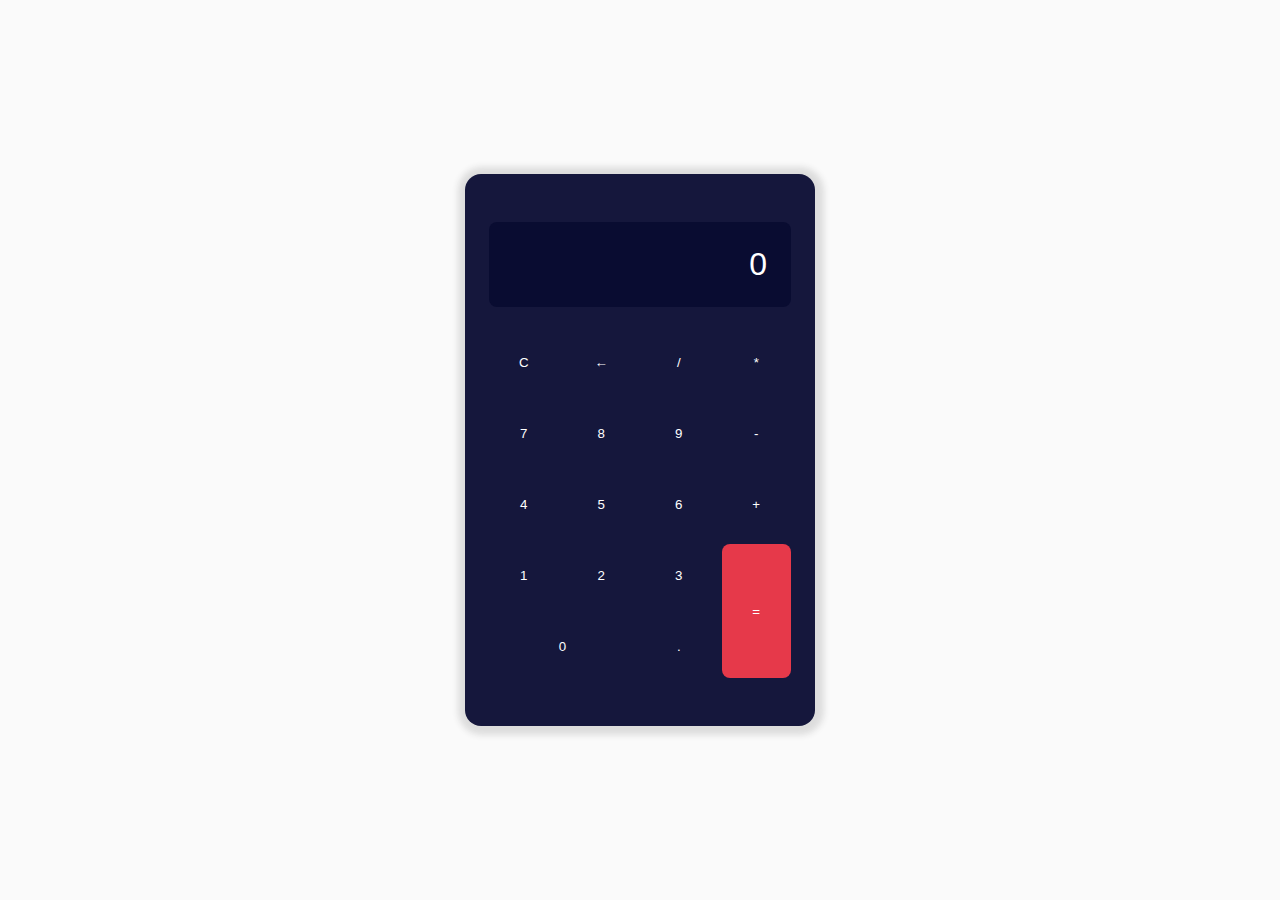
<file: Calculadora/index.html>
<!DOCTYPE html>
<html lang="en">
<head>
    <meta charset="UTF-8">
    <meta name="viewport" content="width=device-width, initial-scale=1.0">
    <title>Calculadora</title>
    <link rel="stylesheet" href="./css/style.css">
</head>
<body>
    <div class="container">
        <div class="calculator">
            <div class="screen">0</div>
            <button id="clear" class="btn">C</button>
            <button id="backspace" class="btn">←</button>
            <button class="btn">/</button>
            <button class="btn">*</button>
            <button class="btn">7</button>
            <button class="btn">8</button>
            <button class="btn">9</button>
            <button class="btn">-</button>
            <button class="btn">4</button>
            <button class="btn">5</button>
            <button class="btn">6</button>
            <button class="btn">+</button>
            <button class="btn">1</button>
            <button class="btn">2</button>
            <button class="btn">3</button>
            <button id="equal" class="btn equal">=</button>
            <button id="zero" class="btn cero">0</button>
            <button class="btn">.</button>
        </div>
    </div>
    <script src="./js/script.js"></script>
</body>
</html>
</file>
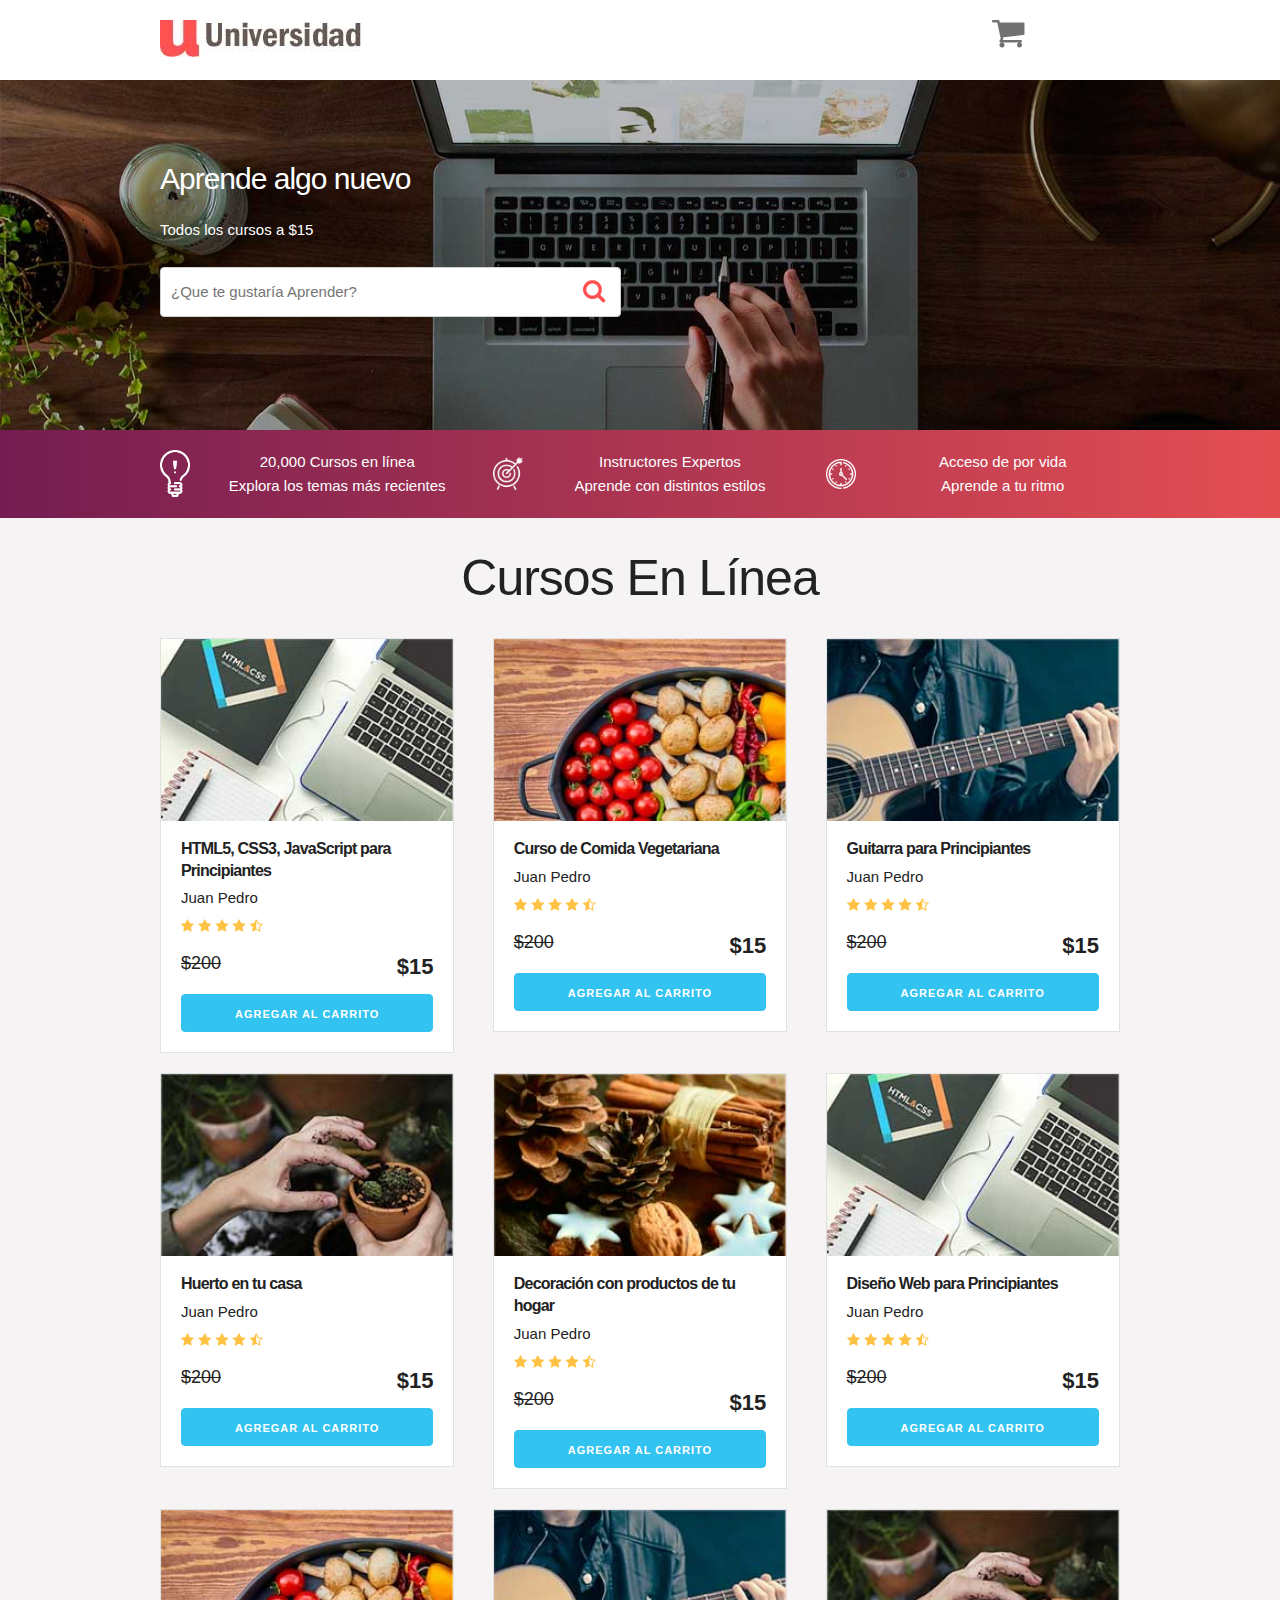
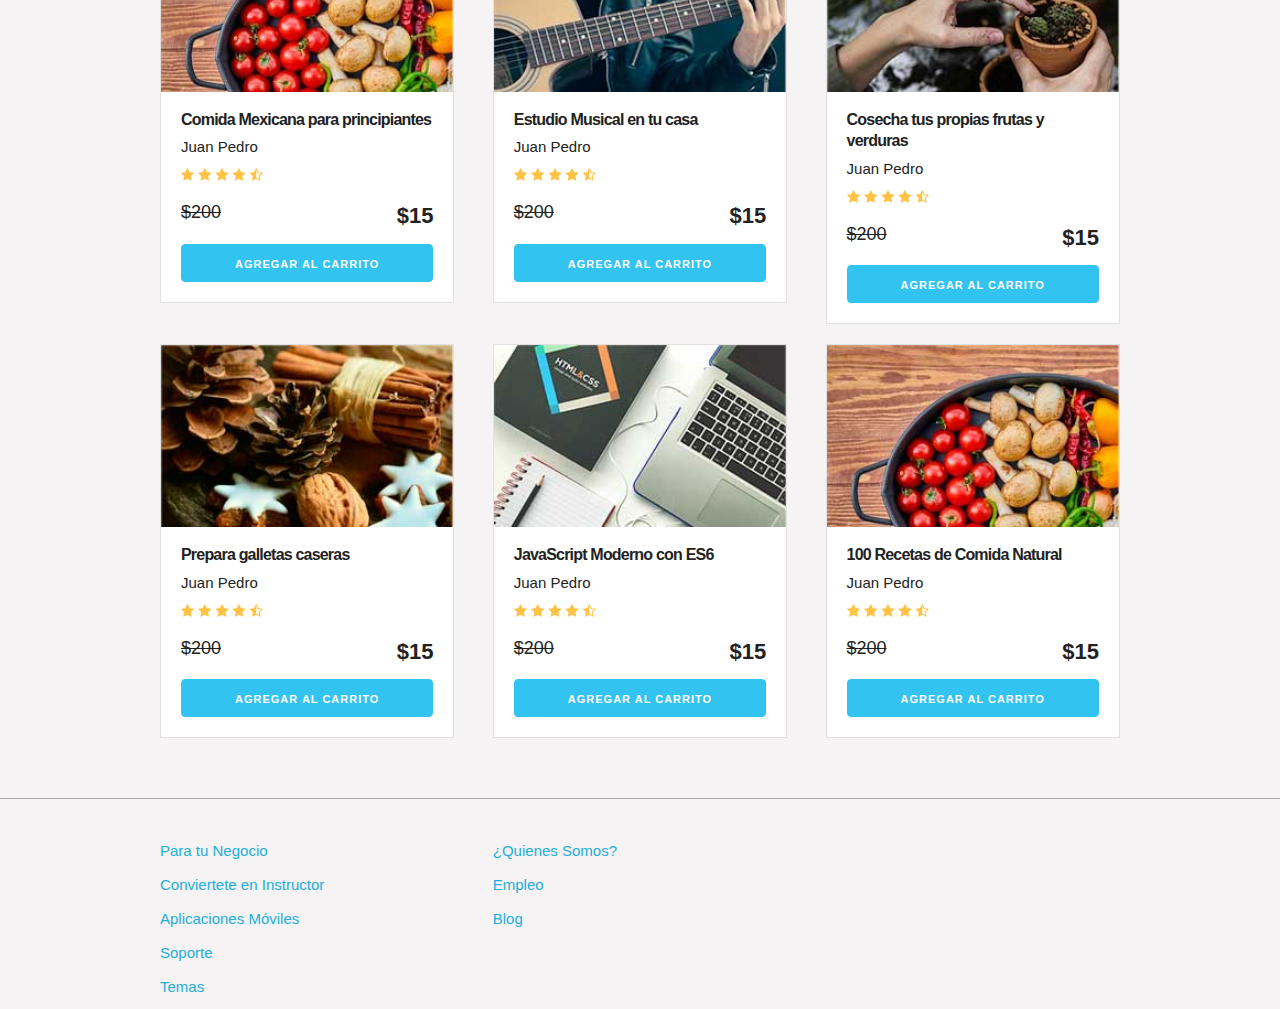
<file: Carrito/index.html>
<!DOCTYPE html>
<html lang="en">
<head>
    <meta charset="UTF-8">
    <meta name="viewport" content="width=device-width, initial-scale=1.0">
    <meta http-equiv="X-UA-Compatible" content="ie=edge">
    <title>Carrito</title>
    <link rel="stylesheet" href="css/normalize.css">
    <link rel="stylesheet" href="css/skeleton.css">
    <link rel="stylesheet" href="css/custom.css">
</head>
<body>
<header id="header" class="header">
    <div class="container">
        <div class="row">
            <div class="four columns">
                <img src="img/logo.jpg" id="logo">
            </div>
            <div class="two columns u-pull-right">
                <ul>
                    <li class="submenu">
                            <img src="img/cart.png" id="img-carrito">
                            <div id="carrito">
                                    
                                    <table id="lista-carrito" class="u-full-width">
                                        <thead>
                                            <tr>
                                                <th>Imagen</th>
                                                <th>Nombre</th>
                                                <th>Precio</th>
                                                <th>Cantidad</th>
                                                <th></th>
                                            </tr>
                                        </thead>
                                        <tbody></tbody>
                                    </table>

                                    <a href="#" id="vaciar-carrito" class="button u-full-width">Vaciar Carrito</a>
                            </div>
                    </li>
                </ul>
            </div>
        </div> 
    </div>
    </header>


    <div id="hero">
        <div class="container">
            <div class="row">
                    <div class="six columns">
                        <div class="contenido-hero">
                                <h2>Aprende algo nuevo</h2>
                                <p>Todos los cursos a $15</p>
                                <form action="#" id="busqueda" method="post" class="formulario">
                                    <input class="u-full-width" type="text" placeholder="¿Que te gustaría Aprender?" id="buscador">
                                    <input type="submit" id="submit-buscador" class="submit-buscador">
                                </form>
                        </div>
                    </div>
            </div> 
        </div>
    </div>

    <div class="barra">
        <div class="container">
            <div class="row">
                    <div class="four columns icono icono1">
                        <p>20,000 Cursos en línea <br>
                        Explora  los temas más recientes</p>
                    </div>
                    <div class="four columns icono icono2">
                        <p>Instructores Expertos <br>
                        Aprende con distintos estilos</p>
                    </div>
                    <div class="four columns icono icono3">
                        <p>Acceso de por vida <br>
                        Aprende a tu ritmo</p>
                    </div>
            </div>
        </div>

    </div>

    <div id="lista-cursos" class="container">
        <h1 id="encabezado" class="encabezado">Cursos En Línea</h1>
        <div class="row">
            <div class="four columns">
                <div class="card">
                    <img src="img/curso1.jpg" class="imagen-curso u-full-width">
                    <div class="info-card">
                        <h4>HTML5, CSS3, JavaScript para Principiantes</h4>
                        <p>Juan Pedro</p>
                        <img src="img/estrellas.png">
                        <p class="precio">$200  <span class="u-pull-right ">$15</span></p>
                        <a href="#" class="u-full-width button-primary button input agregar-carrito" data-id="1">Agregar Al Carrito</a>
                    </div>
                </div> <!--.card-->
            </div>
            <div class="four columns">
                    <div class="card">
                        <img src="img/curso2.jpg" class="imagen-curso u-full-width">
                        <div class="info-card">
                            <h4>Curso de Comida Vegetariana</h4>
                            <p>Juan Pedro</p>
                            <img src="img/estrellas.png">
                            <p class="precio">$200  <span class="u-pull-right ">$15</span></p>
                            <a href="#" class="u-full-width button-primary button input agregar-carrito" data-id="2">Agregar Al Carrito</a>
                        </div>
                    </div>
            </div>
            <div class="four columns">
                    <div class="card">
                        <img src="img/curso3.jpg" class="imagen-curso u-full-width">
                        <div class="info-card">
                            <h4>Guitarra para Principiantes</h4>
                            <p>Juan Pedro</p>
                            <img src="img/estrellas.png">
                            <p class="precio">$200  <span class="u-pull-right ">$15</span></p>
                            <a href="#" class="u-full-width button-primary button input agregar-carrito" data-id="3">Agregar Al Carrito</a>
                        </div>
                    </div> <!--.card-->
            </div>

        </div> <!--.row-->
        <div class="row">
            <div class="four columns">
                <div class="card">
                    <img src="img/curso4.jpg" class="imagen-curso u-full-width">
                    <div class="info-card">
                        <h4>Huerto en tu casa</h4>
                        <p>Juan Pedro</p>
                        <img src="img/estrellas.png">
                        <p class="precio">$200  <span class="u-pull-right ">$15</span></p>
                        <a href="#" class="u-full-width button-primary button input agregar-carrito" data-id="4">Agregar Al Carrito</a>
                    </div>
                </div> <!--.card-->
            </div>
            <div class="four columns">
                    <div class="card">
                        <img src="img/curso5.jpg" class="imagen-curso u-full-width">
                        <div class="info-card">
                            <h4>Decoración con productos de tu hogar</h4>
                            <p>Juan Pedro</p>
                            <img src="img/estrellas.png">
                            <p class="precio">$200  <span class="u-pull-right ">$15</span></p>
                            <a href="#" class="u-full-width button-primary button input agregar-carrito" data-id="5">Agregar Al Carrito</a>
                        </div>
                    </div> <!--.card-->
            </div>
            <div class="four columns">
                    <div class="card">
                        <img src="img/curso1.jpg" class="imagen-curso u-full-width">
                        <div class="info-card">
                            <h4>Diseño Web para Principiantes</h4>
                            <p>Juan Pedro</p>
                            <img src="img/estrellas.png">
                            <p class="precio">$200  <span class="u-pull-right ">$15</span></p>
                            <a href="#" class="u-full-width button-primary button input agregar-carrito" data-id="6">Agregar Al Carrito</a>
                        </div>
                    </div> <!--.card-->
            </div>
        </div> <!--.row-->
        <div class="row">
            <div class="four columns">
                <div class="card">
                    <img src="img/curso2.jpg" class="imagen-curso u-full-width">
                    <div class="info-card">
                        <h4>Comida Mexicana para principiantes</h4>
                        <p>Juan Pedro</p>
                        <img src="img/estrellas.png">
                        <p class="precio">$200  <span class="u-pull-right ">$15</span></p>
                        <a href="#" class="u-full-width button-primary button input agregar-carrito" data-id="7">Agregar Al Carrito</a>
                    </div>
                </div> <!--.card-->
            </div>
            <div class="four columns">
                    <div class="card">
                        <img src="img/curso3.jpg" class="imagen-curso u-full-width">
                        <div class="info-card">
                            <h4>Estudio Musical en tu casa</h4>
                            <p>Juan Pedro</p>
                            <img src="img/estrellas.png">
                            <p class="precio">$200  <span class="u-pull-right ">$15</span></p>
                            <a href="#" class="u-full-width button-primary button input agregar-carrito" data-id="8">Agregar Al Carrito</a>
                        </div>
                    </div> <!--.card-->
            </div>
            <div class="four columns">
                    <div class="card">
                        <img src="img/curso4.jpg" class="imagen-curso u-full-width">
                        <div class="info-card">
                            <h4>Cosecha tus propias frutas y verduras</h4>
                            <p>Juan Pedro</p>
                            <img src="img/estrellas.png">
                            <p class="precio">$200  <span class="u-pull-right ">$15</span></p>
                            <a href="#" class="u-full-width button-primary button input agregar-carrito" data-id="9">Agregar Al Carrito</a>
                        </div>
                    </div> <!--.card-->
            </div>
        </div> <!--.row-->
        <div class="row">
                <div class="four columns">
                    <div class="card">
                        <img src="img/curso5.jpg" class="imagen-curso u-full-width">
                        <div class="info-card">
                            <h4>Prepara galletas caseras</h4>
                            <p>Juan Pedro</p>
                            <img src="img/estrellas.png">
                            <p class="precio">$200  <span class="u-pull-right ">$15</span></p>
                            <a href="#" class="u-full-width button-primary button input agregar-carrito" data-id="10">Agregar Al Carrito</a>
                        </div>
                    </div> <!--.card-->
                </div>
                <div class="four columns">
                        <div class="card">
                            <img src="img/curso1.jpg" class="imagen-curso u-full-width">
                            <div class="info-card">
                                <h4>JavaScript Moderno con ES6</h4>
                                <p>Juan Pedro</p>
                                <img src="img/estrellas.png">
                                <p class="precio">$200  <span class="u-pull-right ">$15</span></p>
                                <a href="#" class="u-full-width button-primary button input agregar-carrito" data-id="11">Agregar Al Carrito</a>
                            </div>
                        </div> <!--.card-->
                </div>
                <div class="four columns">
                        <div class="card">
                            <img src="img/curso2.jpg" class="imagen-curso u-full-width">
                            <div class="info-card">
                                <h4>100 Recetas de Comida Natural</h4>
                                <p>Juan Pedro</p>
                                <img src="img/estrellas.png">
                                <p class="precio">$200  <span class="u-pull-right ">$15</span></p>
                                <a href="#" class="u-full-width button-primary button input agregar-carrito" data-id="12">Agregar Al Carrito</a>
                            </div>
                        </div> <!--.card-->
                </div>
            </div> <!--.row-->
    </div>  

    <footer id="footer" class="footer">
        <div class="container">
            <div class="row">
                    <div class="four columns">
                            <nav id="principal" class="menu">
                                <a class="enlace" href="#">Para tu Negocio</a>
                                <a class="enlace" href="#">Conviertete en Instructor</a>
                                <a class="enlace" href="#">Aplicaciones Móviles</a>
                                <a class="enlace" href="#">Soporte</a>
                                <a class="enlace" href="#">Temas</a>
                            </nav>
                    </div>
                    <div class="four columns">
                            <nav id="secundaria" class="menu">
                                <a class="enlace" href="#">¿Quienes Somos?</a>
                                <a class="enlace" href="#">Empleo</a>
                                <a class="enlace" href="#">Blog</a>
                            </nav>
                    </div>
            </div>
        </div>
    </footer>

    <script src="js/app.js"></script>

</body>
</html>
</file>
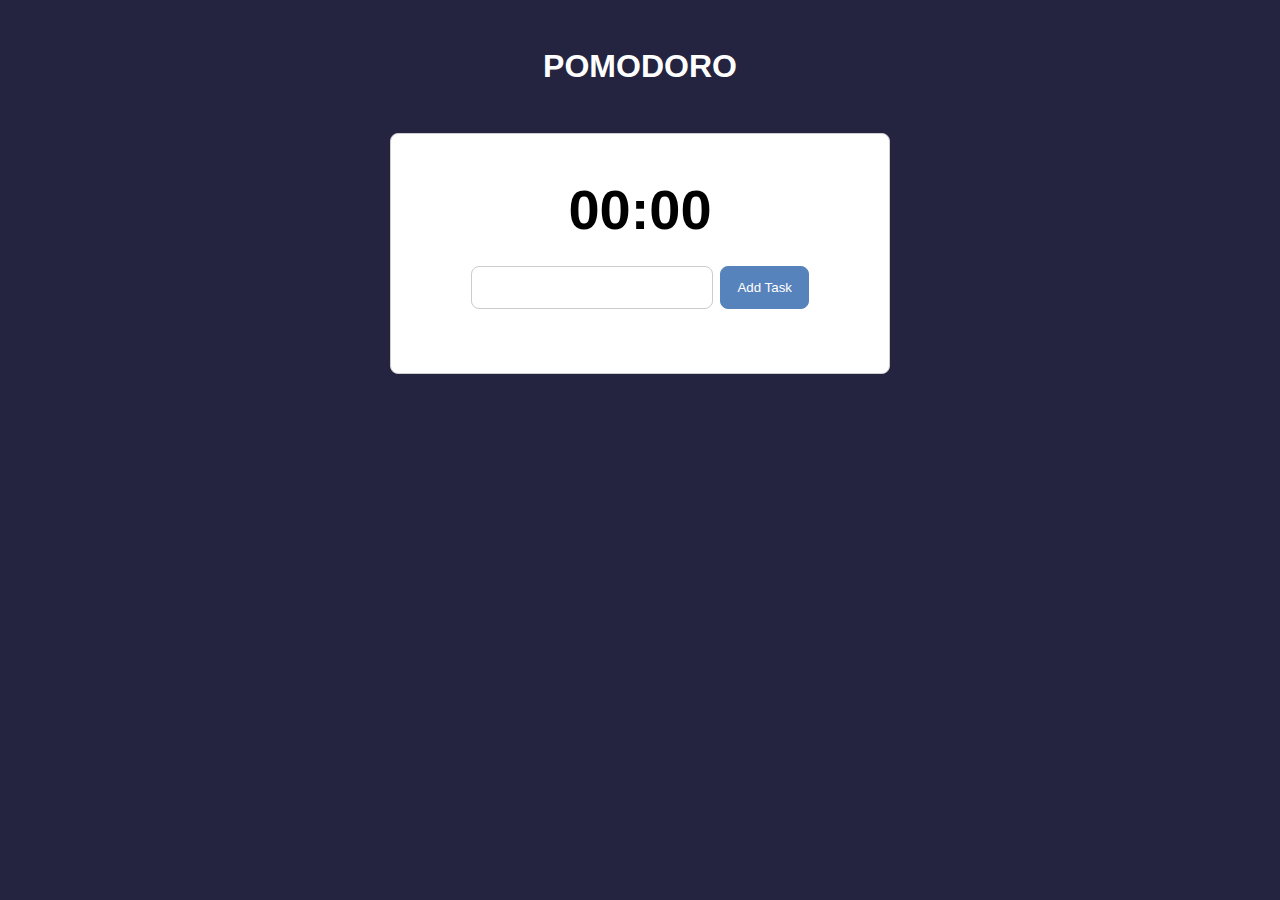
<file: Pomodoro/index.html>
<!DOCTYPE html>
<html lang="en">
<head>
    <meta charset="UTF-8">
    <meta name="viewport" content="width=device-width, initial-scale=1.0">
    <title>Pomodoro</title>
    <link rel="stylesheet" href="./css/main.css">
</head>
<body>
    <div class="container">
        <h1 class="titlePrincipal">POMODORO</h1>
        <section id="app" class="app">
            <div id="time" class="time">
                <div id="value" class="value"></div>
                <div id="taskName" class="taskName"></div>
            </div>
            <div class="tasks-container">
                <form action="" id="form" class="form">
                    <input type="text" id="task" class="inputTask">
                    <input type="submit" id="bAdd" value="Add Task" class="btnAdd">
                </form>
                <div id="listTasks" class="listTasks">
    
                </div>
            </div>
        </section>
    </div>
    <script src="./js/main.js"></script>
</body>
</html>
</file>
<file: Calculadora/css/style.css>
:root{
  --color-bg: #15173c;
  --color-screen: #090c31;
  --color-hover: #090c31;
  --color-red: #e6394a;
  --color-hover-equal: #e65766;
  --color-white: #ffffff;
  --color-gray: #FAFAFA;
  --color-shadow: #DDDDDD;
}

*{
  padding: 0;
  margin: 0;
  box-sizing: border-box;
  font-family: sans-serif;
}

body{
  min-height: 100vh;
  background-color: var(--color-gray);
  display: flex;
  justify-content: center;
  align-items: center;
}

.calculator{
  background-color: var(--color-bg);
  color: var(--color-white);
  box-shadow: 1px 1px 6px 8px var(--color-shadow);
  width: 350px;
  max-width: 100%;
  padding: 3rem 1.5rem;
  border-radius: 1rem;
  display: grid;
  grid-template-columns: repeat(4, 1fr);
  gap: .5rem;
}

.screen{
  grid-column: 1/-1;
  background-color: var(--color-screen);
  padding: 1.5rem;
  font-size: 2rem;
  text-align: right;
  margin-bottom: 1rem;
  border-radius: .5rem;
  overflow: hidden;
  text-overflow: ellipsis;
}

.btn{
  background-color: initial;
  color: var(--color-white);
  border: none;
  padding: 1.5rem .5rem;
  border-radius: .5rem;
  cursor: pointer;
}

.btn:hover{
  background-color: var(--color-hover);
}
.cero{
  grid-column: span 2;
}
.equal{
  grid-row: span 2;
  background-color: var(--color-red);
}

.equal:hover{
  background-color: var(--color-hover-equal);
}
</file>
<file: Carrito/css/skeleton.css>
/*
* Skeleton V2.0.4
* Copyright 2014, Dave Gamache
* www.getskeleton.com
* Free to use under the MIT license.
* http://www.opensource.org/licenses/mit-license.php
* 12/29/2014
*/


/* Table of contents
––––––––––––––––––––––––––––––––––––––––––––––––––
- Grid
- Base Styles
- Typography
- Links
- Buttons
- Forms
- Lists
- Code
- Tables
- Spacing
- Utilities
- Clearing
- Media Queries
*/


/* Grid
–––––––––––––––––––––––––––––––––––––––––––––––––– */
.container {
    position: relative;
    width: 100%;
    max-width: 960px;
    margin: 0 auto;
    padding: 0 20px;
    box-sizing: border-box; }
  .column,
  .columns {
    width: 100%;
    float: left;
    box-sizing: border-box; }
  
  /* For devices larger than 400px */
  @media (min-width: 400px) {
    .container {
      width: 85%;
      padding: 0; }
  }
  
  /* For devices larger than 550px */
  @media (min-width: 550px) {
    .container {
      width: 80%; }
    .column,
    .columns {
      margin-left: 4%; }
    .column:first-child,
    .columns:first-child {
      margin-left: 0; }
  
    .one.column,
    .one.columns                    { width: 4.66666666667%; }
    .two.columns                    { width: 13.3333333333%; }
    .three.columns                  { width: 22%;            }
    .four.columns                   { width: 30.6666666667%; }
    .five.columns                   { width: 39.3333333333%; }
    .six.columns                    { width: 48%;            }
    .seven.columns                  { width: 56.6666666667%; }
    .eight.columns                  { width: 65.3333333333%; }
    .nine.columns                   { width: 74.0%;          }
    .ten.columns                    { width: 82.6666666667%; }
    .eleven.columns                 { width: 91.3333333333%; }
    .twelve.columns                 { width: 100%; margin-left: 0; }
  
    .one-third.column               { width: 30.6666666667%; }
    .two-thirds.column              { width: 65.3333333333%; }
  
    .one-half.column                { width: 48%; }
  
    /* Offsets */
    .offset-by-one.column,
    .offset-by-one.columns          { margin-left: 8.66666666667%; }
    .offset-by-two.column,
    .offset-by-two.columns          { margin-left: 17.3333333333%; }
    .offset-by-three.column,
    .offset-by-three.columns        { margin-left: 26%;            }
    .offset-by-four.column,
    .offset-by-four.columns         { margin-left: 34.6666666667%; }
    .offset-by-five.column,
    .offset-by-five.columns         { margin-left: 43.3333333333%; }
    .offset-by-six.column,
    .offset-by-six.columns          { margin-left: 52%;            }
    .offset-by-seven.column,
    .offset-by-seven.columns        { margin-left: 60.6666666667%; }
    .offset-by-eight.column,
    .offset-by-eight.columns        { margin-left: 69.3333333333%; }
    .offset-by-nine.column,
    .offset-by-nine.columns         { margin-left: 78.0%;          }
    .offset-by-ten.column,
    .offset-by-ten.columns          { margin-left: 86.6666666667%; }
    .offset-by-eleven.column,
    .offset-by-eleven.columns       { margin-left: 95.3333333333%; }
  
    .offset-by-one-third.column,
    .offset-by-one-third.columns    { margin-left: 34.6666666667%; }
    .offset-by-two-thirds.column,
    .offset-by-two-thirds.columns   { margin-left: 69.3333333333%; }
  
    .offset-by-one-half.column,
    .offset-by-one-half.columns     { margin-left: 52%; }
  
  }
  
  
  /* Base Styles
  –––––––––––––––––––––––––––––––––––––––––––––––––– */
  /* NOTE
  html is set to 62.5% so that all the REM measurements throughout Skeleton
  are based on 10px sizing. So basically 1.5rem = 15px :) */
  html {
    font-size: 62.5%; }
  body {
    font-size: 1.5em; /* currently ems cause chrome bug misinterpreting rems on body element */
    line-height: 1.6;
    font-weight: 400;
    font-family: "Raleway", "HelveticaNeue", "Helvetica Neue", Helvetica, Arial, sans-serif;
    color: #222; }
  
  
  /* Typography
  –––––––––––––––––––––––––––––––––––––––––––––––––– */
  h1, h2, h3, h4, h5, h6 {
    margin-top: 0;
    margin-bottom: 2rem;
    font-weight: 300; }
  h1 { font-size: 4.0rem; line-height: 1.2;  letter-spacing: -.1rem;}
  h2 { font-size: 3.6rem; line-height: 1.25; letter-spacing: -.1rem; }
  h3 { font-size: 3.0rem; line-height: 1.3;  letter-spacing: -.1rem; }
  h4 { font-size: 2.4rem; line-height: 1.35; letter-spacing: -.08rem; }
  h5 { font-size: 1.8rem; line-height: 1.5;  letter-spacing: -.05rem; }
  h6 { font-size: 1.5rem; line-height: 1.6;  letter-spacing: 0; }
  
  /* Larger than phablet */
  @media (min-width: 550px) {
    h1 { font-size: 5.0rem; }
    h2 { font-size: 4.2rem; }
    h3 { font-size: 3.6rem; }
    h4 { font-size: 3.0rem; }
    h5 { font-size: 2.4rem; }
    h6 { font-size: 1.5rem; }
  }
  
  p {
    margin-top: 0; }
  
  
  /* Links
  –––––––––––––––––––––––––––––––––––––––––––––––––– */
  a {
    color: #1EAEDB; }
  a:hover {
    color: #0FA0CE; }
  
  
  /* Buttons
  –––––––––––––––––––––––––––––––––––––––––––––––––– */
  .button,
  button,
  input[type="submit"],
  input[type="reset"],
  input[type="button"] {
    display: inline-block;
    height: 38px;
    padding: 0 30px;
    color: #555;
    text-align: center;
    font-size: 11px;
    font-weight: 600;
    line-height: 38px;
    letter-spacing: .1rem;
    text-transform: uppercase;
    text-decoration: none;
    white-space: nowrap;
    background-color: transparent;
    border-radius: 4px;
    border: 1px solid #bbb;
    cursor: pointer;
    box-sizing: border-box; }
  .button:hover,
  button:hover,
  input[type="submit"]:hover,
  input[type="reset"]:hover,
  input[type="button"]:hover,
  .button:focus,
  button:focus,
  input[type="submit"]:focus,
  input[type="reset"]:focus,
  input[type="button"]:focus {
    color: #333;
    border-color: #888;
    outline: 0; }
  .button.button-primary,
  button.button-primary,
  input[type="submit"].button-primary,
  input[type="reset"].button-primary,
  input[type="button"].button-primary {
    color: #FFF;
    background-color: #33C3F0;
    border-color: #33C3F0; }
  .button.button-primary:hover,
  button.button-primary:hover,
  input[type="submit"].button-primary:hover,
  input[type="reset"].button-primary:hover,
  input[type="button"].button-primary:hover,
  .button.button-primary:focus,
  button.button-primary:focus,
  input[type="submit"].button-primary:focus,
  input[type="reset"].button-primary:focus,
  input[type="button"].button-primary:focus {
    color: #FFF;
    background-color: #1EAEDB;
    border-color: #1EAEDB; }
  
  
  /* Forms
  –––––––––––––––––––––––––––––––––––––––––––––––––– */
  input[type="email"],
  input[type="number"],
  input[type="search"],
  input[type="text"],
  input[type="tel"],
  input[type="url"],
  input[type="password"],
  textarea,
  select {
    height: 38px;
    padding: 6px 10px; /* The 6px vertically centers text on FF, ignored by Webkit */
    background-color: #fff;
    border: 1px solid #D1D1D1;
    border-radius: 4px;
    box-shadow: none;
    box-sizing: border-box; }
  /* Removes awkward default styles on some inputs for iOS */
  input[type="email"],
  input[type="number"],
  input[type="search"],
  input[type="text"],
  input[type="tel"],
  input[type="url"],
  input[type="password"],
  textarea {
    -webkit-appearance: none;
       -moz-appearance: none;
            appearance: none; }
  textarea {
    min-height: 65px;
    padding-top: 6px;
    padding-bottom: 6px; }
  input[type="email"]:focus,
  input[type="number"]:focus,
  input[type="search"]:focus,
  input[type="text"]:focus,
  input[type="tel"]:focus,
  input[type="url"]:focus,
  input[type="password"]:focus,
  textarea:focus,
  select:focus {
    border: 1px solid #33C3F0;
    outline: 0; }
  label,
  legend {
    display: block;
    margin-bottom: .5rem;
    font-weight: 600; }
  fieldset {
    padding: 0;
    border-width: 0; }
  input[type="checkbox"],
  input[type="radio"] {
    display: inline; }
  label > .label-body {
    display: inline-block;
    margin-left: .5rem;
    font-weight: normal; }
  
  
  /* Lists
  –––––––––––––––––––––––––––––––––––––––––––––––––– */
  ul {
    list-style: circle inside; }
  ol {
    list-style: decimal inside; }
  ol, ul {
    padding-left: 0;
    margin-top: 0; }
  ul ul,
  ul ol,
  ol ol,
  ol ul {
    margin: 1.5rem 0 1.5rem 3rem;
    font-size: 90%; }
  li {
    margin-bottom: 1rem; }
  
  
  /* Code
  –––––––––––––––––––––––––––––––––––––––––––––––––– */
  code {
    padding: .2rem .5rem;
    margin: 0 .2rem;
    font-size: 90%;
    white-space: nowrap;
    background: #F1F1F1;
    border: 1px solid #E1E1E1;
    border-radius: 4px; }
  pre > code {
    display: block;
    padding: 1rem 1.5rem;
    white-space: pre; }
  
  
  /* Tables
  –––––––––––––––––––––––––––––––––––––––––––––––––– */
  th,
  td {
    padding: 12px 15px;
    text-align: left;
    border-bottom: 1px solid #E1E1E1; }
  th:first-child,
  td:first-child {
    padding-left: 0; }
  th:last-child,
  td:last-child {
    padding-right: 0; }
  
  
  /* Spacing
  –––––––––––––––––––––––––––––––––––––––––––––––––– */
  button,
  .button {
    margin-bottom: 1rem; }
  input,
  textarea,
  select,
  fieldset {
    margin-bottom: 1.5rem; }
  pre,
  blockquote,
  dl,
  figure,
  table,
  p,
  ul,
  ol,
  form {
    margin-bottom: 2.5rem; }
  
  
  /* Utilities
  –––––––––––––––––––––––––––––––––––––––––––––––––– */
  .u-full-width {
    width: 100%;
    box-sizing: border-box; }
  .u-max-full-width {
    max-width: 100%;
    box-sizing: border-box; }
  .u-pull-right {
    float: right; }
  .u-pull-left {
    float: left; }
  
  
  /* Misc
  –––––––––––––––––––––––––––––––––––––––––––––––––– */
  hr {
    margin-top: 3rem;
    margin-bottom: 3.5rem;
    border-width: 0;
    border-top: 1px solid #E1E1E1; }
  
  
  /* Clearing
  –––––––––––––––––––––––––––––––––––––––––––––––––– */
  
  /* Self Clearing Goodness */
  .container:after,
  .row:after,
  .u-cf {
    content: "";
    display: table;
    clear: both; }
  
  
  /* Media Queries
  –––––––––––––––––––––––––––––––––––––––––––––––––– */
  /*
  Note: The best way to structure the use of media queries is to create the queries
  near the relevant code. For example, if you wanted to change the styles for buttons
  on small devices, paste the mobile query code up in the buttons section and style it
  there.
  */
  
  
  /* Larger than mobile */
  @media (min-width: 400px) {}
  
  /* Larger than phablet (also point when grid becomes active) */
  @media (min-width: 550px) {}
  
  /* Larger than tablet */
  @media (min-width: 750px) {}
  
  /* Larger than desktop */
  @media (min-width: 1000px) {}
  
  /* Larger than Desktop HD */
  @media (min-width: 1200px) {}
</file>
<file: Carrito/css/custom.css>
html {
    font-size: 62.5%;
}
body {
    background-color: #f5f3f3
}
h1 {
    text-align: center;
}
h2 {
    font-size: 3rem;
}
h4 {
    font-size: 16px;
    font-weight: 700;
}
header {
    padding: 20px 0 0 0;
    background: white;
    text-align: center;
}
@media (min-width: 750px) {
    header {
        text-align: left;
    }
}
.borrar-curso {
    background-color: red;
    border-radius: 50%;
    padding: 5px 10px;
    text-decoration: none;
    color: white;
    font-weight: bold;
}

ul {
    list-style: none;
}
#hero {
    background-image:url(../img/hero.jpg);
    height: 350px;
    background-size: cover;
}
#encabezado {
    margin: 30px 0;
}
.submenu {
    position: relative;
}

.submenu #carrito{
    display: none;
}
.submenu:hover #carrito{
    display: block;
    position: absolute;
    right:0;

    top:100%;
    z-index: 1;
    background-color: white;
    padding: 20px;
    min-height: 400px;
    min-width: 300px;
}
.vacio {
    padding: 10px;
    background-color: crimson;
    text-align: center;
    border-radius: 10px;
    color: white;
}
.contenido-hero {
    margin-top: 80px;
    color: white;
}
.contenido-hero form {
    position: relative;
    margin-bottom: 0;
}
.contenido-hero form #buscador {
    height: 50px;
    margin-bottom: 0;
}
.contenido-hero form .submit-buscador {
    position: absolute;
    right:0;
    top:0;
    height: 100%;
    padding: 0;
    display: block;
    text-indent: -9999px;
    width: 50px;
    background-image: url(../img/lupa.png);
    background-position: right center;
    background-repeat: no-repeat;
    border:none;
}


.barra {
    padding: 20px 0;
    background: #741d51; /* Old browsers */
    background: -moz-linear-gradient(left, #741d51 0%, #e44e52 100%); /* FF3.6-15 */
    background: -webkit-linear-gradient(left, #741d51 0%,#e44e52 100%); /* Chrome10-25,Safari5.1-6 */
    background: linear-gradient(to right, #741d51 0%,#e44e52 100%); /* W3C, IE10+, FF16+, Chrome26+, Opera12+, Safari7+ */
    filter: progid:DXImageTransform.Microsoft.gradient( startColorstr='#741d51', endColorstr='#e44e52',GradientType=1 ); /* IE6-9 */
}

.barra p {
    margin:0;
    color: white;
}
.icono {
    background-repeat: no-repeat;
    background-position: left center;
    padding-left: 60px;
    background-size: 30px;
    margin-bottom: 40px;
    text-align: center;
}
@media (min-width: 750px) {
    .icono {
        margin-bottom:0;
    }
}
.icono1 {
    background-image: url(../img/icono1.png);
}
.icono2 {
    background-image: url(../img/icono2.png);
}
.icono3 {
    background-image: url(../img/icono3.png);
}

#lista-cursos .row {
    margin-bottom:20px;
}
.agregar-carrito {
    margin:10px 0;
}

.card {
    text-align: center;
    border: 1px solid #e1e1e1;
    background: white;
}
@media (min-width: 550px) {
    .card {
        text-align: left;
    }
}
.info-card  {
    padding: 10px 20px;
}

.info-card p, 
.card h4 {
    margin-bottom: 5px;
}
.info-card .precio {
    text-decoration: line-through;
    font-size: 18px;
    margin-top: 10px;
}
.info-card .precio span {
    font-weight: 700;
    font-size: 22px;
}


.footer {
    margin-top: 40px;
    border-top:1px solid #aaa;;
    padding-top: 40px;   
}
.footer .menu a{
display: block;
margin-bottom: 10px;
text-decoration: none;
}
</file>
<file: Pomodoro/css/main.css>
body{
    font-family: Arial, Helvetica, san-serif;
    background-color: #252440;
}
.container{
    width: 500px;
    margin: 0 auto;
}
.titlePrincipal{
    color: #fff;
    margin: 3rem 0;
    text-align: center;
}
.app{
    background-color: #fff;
    border: 1px solid #ccc;
    padding: 1.2rem 3rem 3rem;
    border-radius: 0.5rem;
}
.time{
    text-align: center;
    font-weight: 700;
}
.time .value{
    font-size: 3.5rem;
    padding: 1.5rem 0 0.5rem;
}
.time .taskName {
    font-size: 1.5rem;
}
.form,
.task{
    display: flex;
    justify-content: space-between;
    padding: 1rem;
}

.tasks-container{
    padding: 0 1rem;
}

.inputTask{
    padding: 0.8rem 0.5rem;
    border: 1px solid #ccc;
    border-radius: 0.5rem;
    width: 14rem;
}
.btnAdd{
    padding: 0.8rem 1rem;
    background: #5783bc;
    border: 1px solid #5783bc;
    border-radius: 0.5rem;
    color: #fff;
    cursor: pointer;
}
.btnAdd:hover{
    background: #014ba0;
}

.task{
    background: #ddd;
    border-radius: 0.2rem;
    margin-bottom: 0.5rem;
}

.start-button{
    padding: 0.2rem 1rem;
    border: 1px solid #5ccb5f;
    background-color: #5ccb5f;
    border-radius: 0.5rem;
    color: #fff;
    cursor: pointer;
}
.done{
    background-color: #ec2300;
    color: #fff;
    padding: 0.2rem 1rem;
    border-radius: 0.5rem;
    font-size: 0.8rem;
}
.done + .title{
    text-decoration: line-through;
}

.task .title{
    font-weight: 700;
}
</file>
